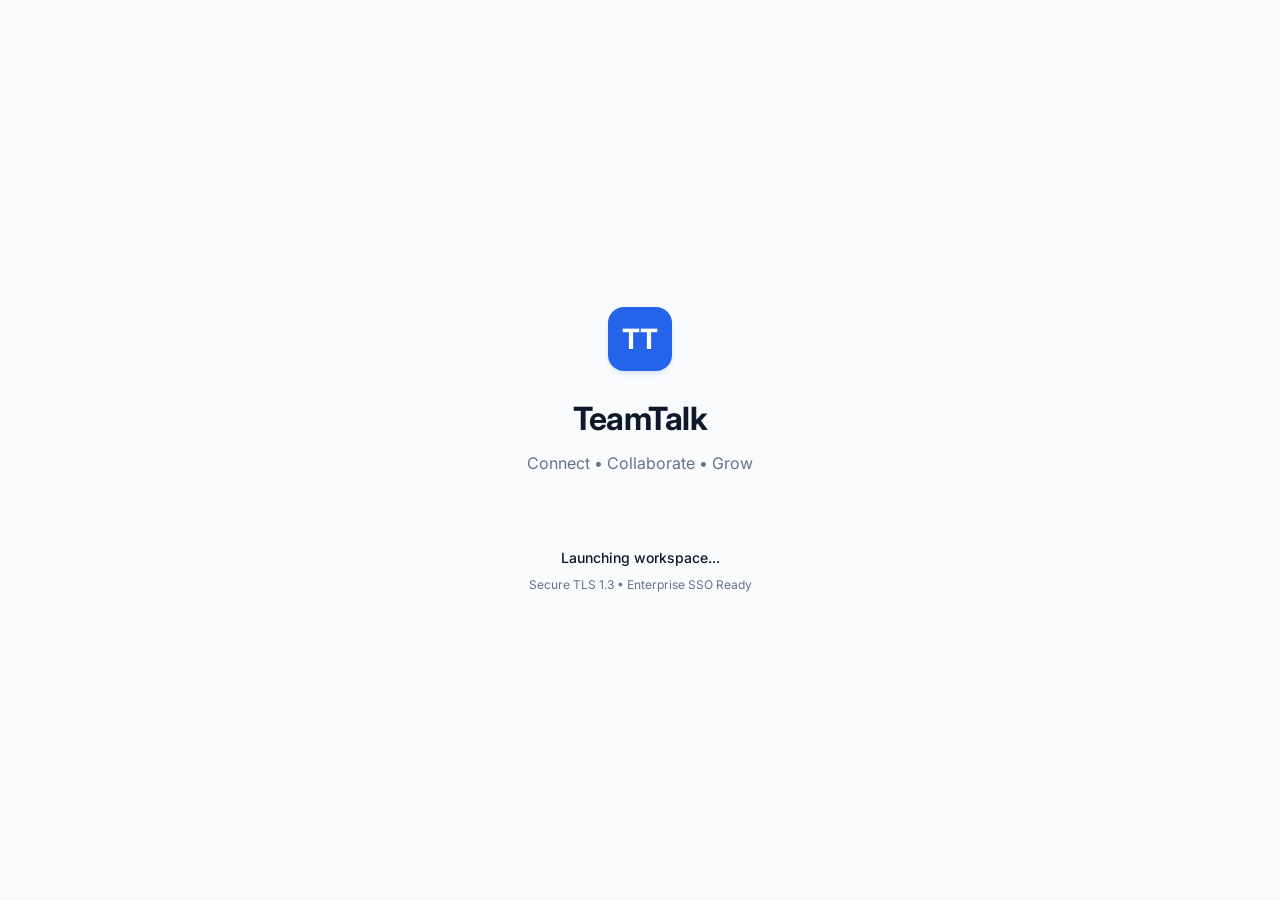
<file: UM.User/wwwroot/index.html>
<!DOCTYPE html>
<html lang="en">
<head>
    <meta charset="UTF-8">
    <meta name="viewport" content="width=device-width, initial-scale=1.0">
    <title>TeamTalk - Splash</title>
    <link href="https://fonts.googleapis.com/css2?family=Inter:wght@400;500;600;700&display=swap" rel="stylesheet">
    <link rel="stylesheet" href="css/reset.css">
    <link rel="stylesheet" href="css/splash.css">
</head>
<body>
    <div class="splash-container">
        <div class="logo-box">TT</div>
        <h1 class="logo-title">TeamTalk</h1>
        <p class="tagline">Connect &bull; Collaborate &bull; Grow</p>
        
        <div class="loading-dots">
            <div class="dot"></div>
            <div class="dot"></div>
            <div class="dot"></div>
        </div>
        
        <div class="status-text">Launching workspace...</div>
        <div class="security-text">Secure TLS 1.3 &bull; Enterprise SSO Ready</div>
    </div>
    
    <script src="js/splash.js"></script>
</body>
</html>
</file>
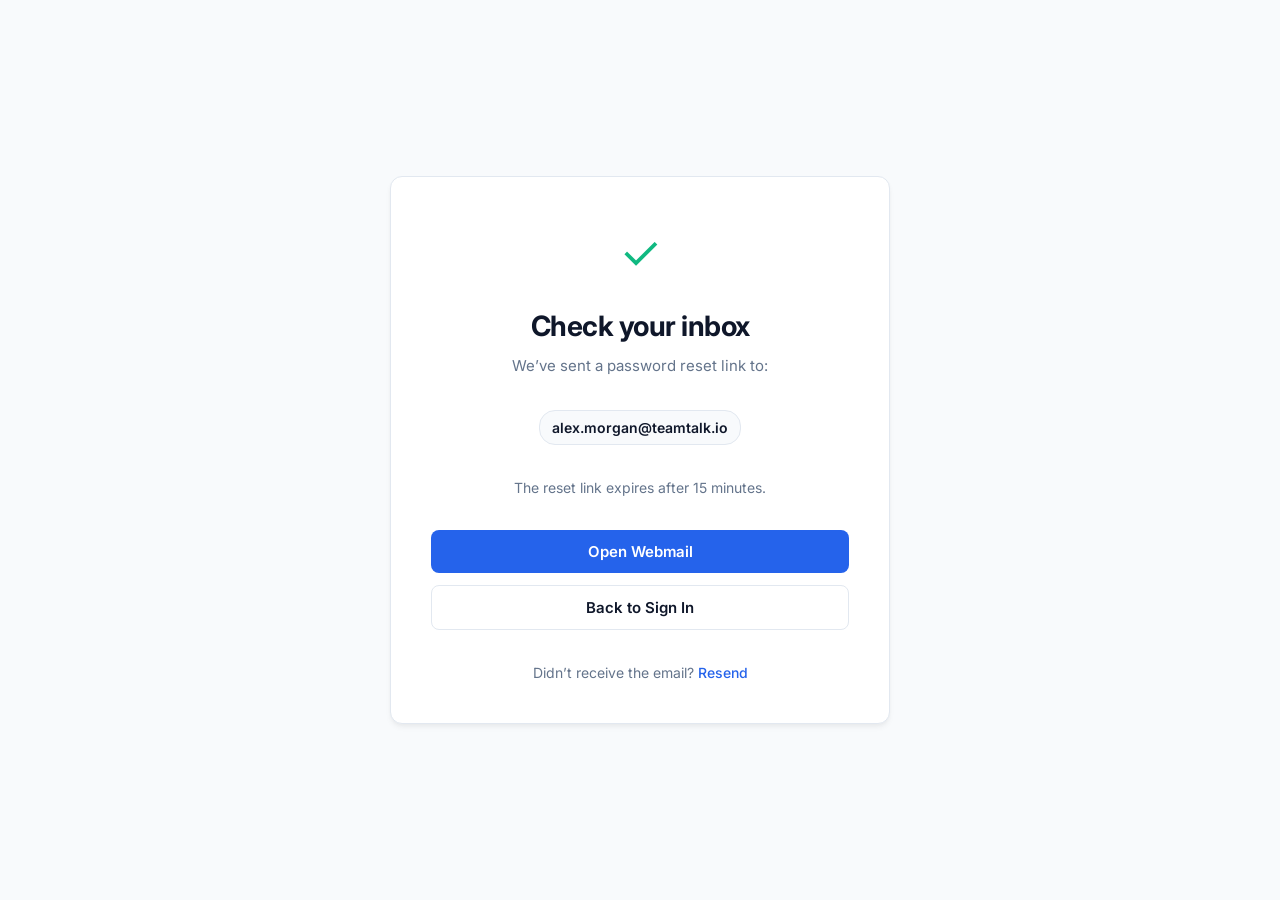
<file: UM.User/wwwroot/email-sent.html>
<!DOCTYPE html>
<html lang="en">
<head>
    <meta charset="UTF-8">
    <meta name="viewport" content="width=device-width, initial-scale=1.0">
    <title>TeamTalk - Check your inbox</title>
    <link href="https://fonts.googleapis.com/css2?family=Inter:wght@400;500;600;700&display=swap" rel="stylesheet">
    <link rel="stylesheet" href="css/reset.css">
    <link rel="stylesheet" href="css/auth.css">
</head>
<body>
    <div class="auth-layout centered">
        
        <div class="auth-card" style="text-align: center;">
            <div class="auth-header" style="margin-bottom:16px;">
                <div class="large-icon" style="color:var(--success);">✓</div>
                <h2>Check your inbox</h2>
                <p>We’ve sent a password reset link to:</p>
            </div>
            
            <div class="email-chip" id="displayEmail">alex.morgan@teamtalk.io</div>
            
            <p style="font-size:14px; color:var(--muted); margin:16px 0 32px 0;">
                The reset link expires after 15 minutes.
            </p>
            
            <div style="display:flex; flex-direction:column; gap:12px;">
                <button type="button" class="btn btn-primary" onclick="window.location.href='https://mail.google.com'">Open Webmail</button>
                <button type="button" class="btn btn-outline" onclick="window.location.href='login.html'">Back to Sign In</button>
            </div>
            
            <div class="auth-footer">
                Didn’t receive the email? <a href="#" onclick="alert('Resend link triggered.')">Resend</a>
            </div>
        </div>
        
    </div>

    <script src="js/api.js"></script>
    <script src="js/auth.js"></script>
</body>
</html>
</file>
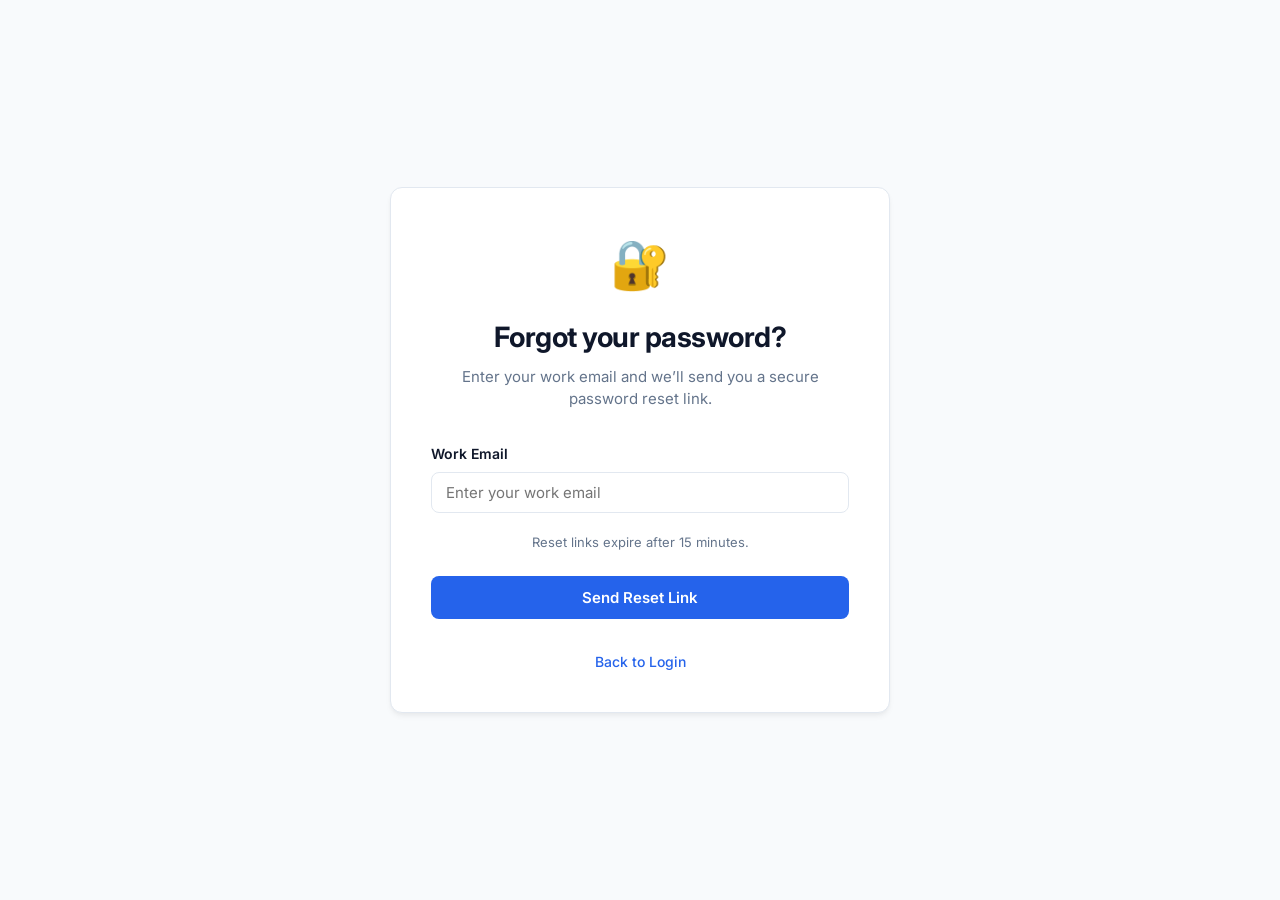
<file: UM.User/wwwroot/forgot-password.html>
<!DOCTYPE html>
<html lang="en">
<head>
    <meta charset="UTF-8">
    <meta name="viewport" content="width=device-width, initial-scale=1.0">
    <title>TeamTalk - Forgot Password</title>
    <link href="https://fonts.googleapis.com/css2?family=Inter:wght@400;500;600;700&display=swap" rel="stylesheet">
    <link rel="stylesheet" href="css/reset.css">
    <link rel="stylesheet" href="css/auth.css">
</head>
<body>
    <div class="auth-layout centered">
        
        <div class="auth-card">
            <div class="auth-header">
                <div class="large-icon">🔐</div>
                <h2>Forgot your password?</h2>
                <p>Enter your work email and we’ll send you a secure password reset link.</p>
            </div>
            
            <form id="forgotForm">
                <div class="form-group">
                    <label for="email" class="form-label">Work Email</label>
                    <input type="email" id="email" class="form-control" placeholder="Enter your work email">
                </div>
                
                <p style="font-size:13px; color:var(--muted); text-align:center; margin-bottom:24px;">
                    Reset links expire after 15 minutes.
                </p>
                
                <button type="submit" class="btn btn-primary">Send Reset Link</button>
            </form>
            
            <div class="auth-footer">
                <a href="login.html">Back to Login</a>
            </div>
        </div>
        
    </div>

    <script src="js/api.js"></script>
    <script src="js/auth.js"></script>
</body>
</html>
</file>
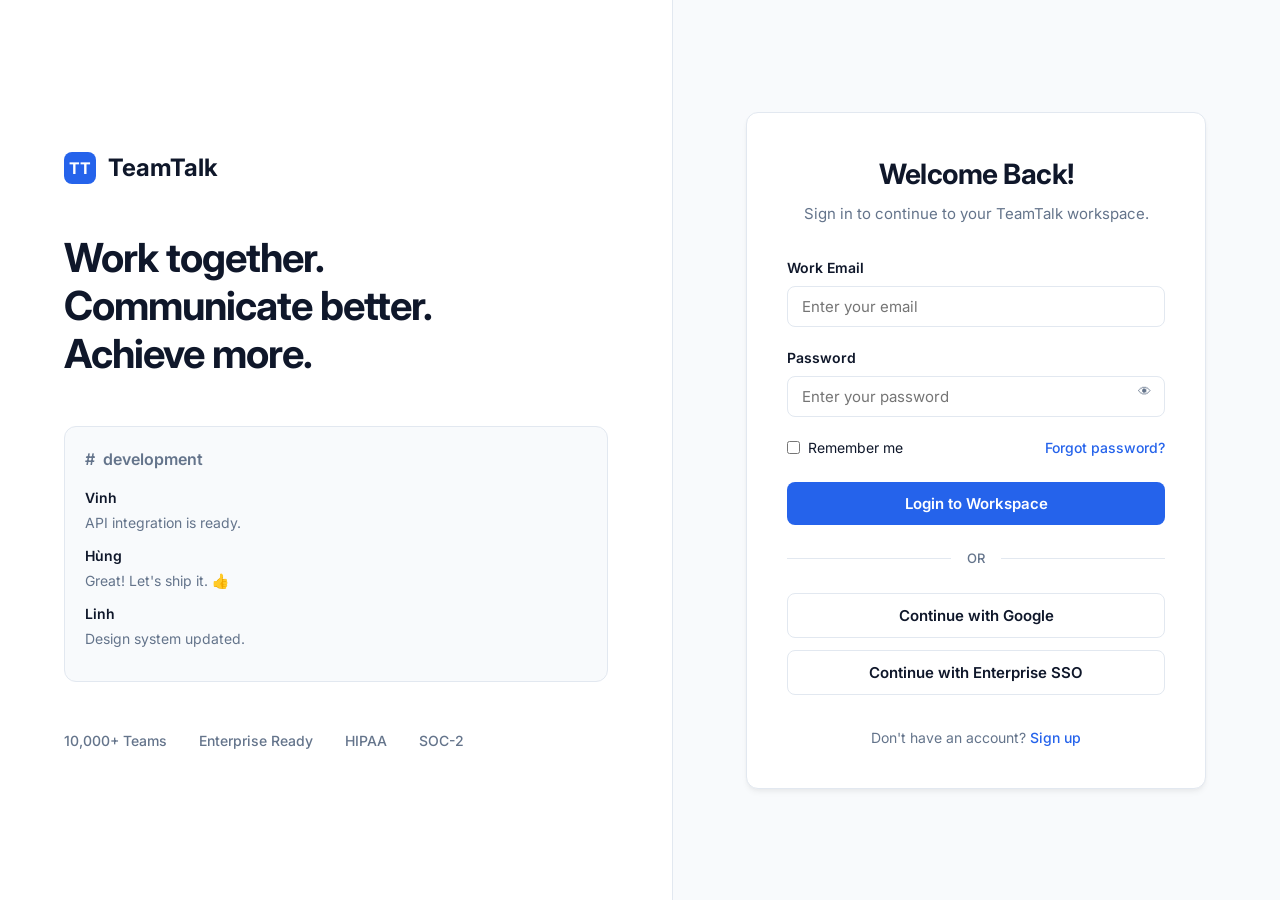
<file: UM.User/wwwroot/login.html>
<!DOCTYPE html>
<html lang="en">
<head>
    <meta charset="UTF-8">
    <meta name="viewport" content="width=device-width, initial-scale=1.0">
    <title>TeamTalk - Login</title>
    <link href="https://fonts.googleapis.com/css2?family=Inter:wght@400;500;600;700&display=swap" rel="stylesheet">
    <link rel="stylesheet" href="css/reset.css">
    <link rel="stylesheet" href="css/auth.css">
</head>
<body>
    <div class="auth-layout">
        
        <!-- Left Showcase -->
        <div class="auth-showcase">
            <div class="showcase-logo">
                <div class="showcase-logo-icon">TT</div>
                TeamTalk
            </div>
            
            <h1 class="showcase-headline">
                Work together.<br>
                Communicate better.<br>
                Achieve more.
            </h1>
            
            <div class="mock-channel">
                <div class="mock-channel-header">
                    <span>#</span> development
                </div>
                <div class="mock-msg">
                    <div class="mock-msg-author">Vinh</div>
                    <div class="mock-msg-text">API integration is ready.</div>
                </div>
                <div class="mock-msg">
                    <div class="mock-msg-author">Hùng</div>
                    <div class="mock-msg-text">Great! Let's ship it. 👍</div>
                </div>
                <div class="mock-msg">
                    <div class="mock-msg-author">Linh</div>
                    <div class="mock-msg-text">Design system updated.</div>
                </div>
            </div>
            
            <div class="trust-metrics">
                <div class="trust-item">
                    <span>10,000+ Teams</span>
                </div>
                <div class="trust-item">
                    <span>Enterprise Ready</span>
                </div>
                <div class="trust-item">
                    <span>HIPAA</span>
                </div>
                <div class="trust-item">
                    <span>SOC-2</span>
                </div>
            </div>
        </div>

        <!-- Right Form -->
        <div class="auth-form-container">
            <div class="auth-card">
                <div class="auth-header">
                    <h2>Welcome Back!</h2>
                    <p>Sign in to continue to your TeamTalk workspace.</p>
                </div>
                
                <form id="loginForm">
                    <div class="form-group">
                        <label for="email" class="form-label">Work Email</label>
                        <input type="email" id="email" class="form-control" placeholder="Enter your email">
                    </div>
                    
                    <div class="form-group">
                        <label for="password" class="form-label">Password</label>
                        <input type="password" id="password" class="form-control" placeholder="Enter your password">
                        <button type="button" class="password-toggle" tabindex="-1">👁</button>
                    </div>
                    
                    <div class="auth-options">
                        <label class="checkbox-label">
                            <input type="checkbox"> Remember me
                        </label>
                        <a href="forgot-password.html">Forgot password?</a>
                    </div>
                    
                    <button type="submit" class="btn btn-primary">Login to Workspace</button>
                </form>
                
                <div class="divider">OR</div>
                
                <div class="social-auth">
                    <button type="button" class="btn btn-outline">
                        Continue with Google
                    </button>
                    <button type="button" class="btn btn-outline">
                        Continue with Enterprise SSO
                    </button>
                </div>
                
                <div class="auth-footer">
                    Don't have an account? <a href="register.html">Sign up</a>
                </div>
            </div>
        </div>
        
    </div>

    <script src="js/api.js"></script>
    <script src="js/auth.js"></script>
</body>
</html>
</file>
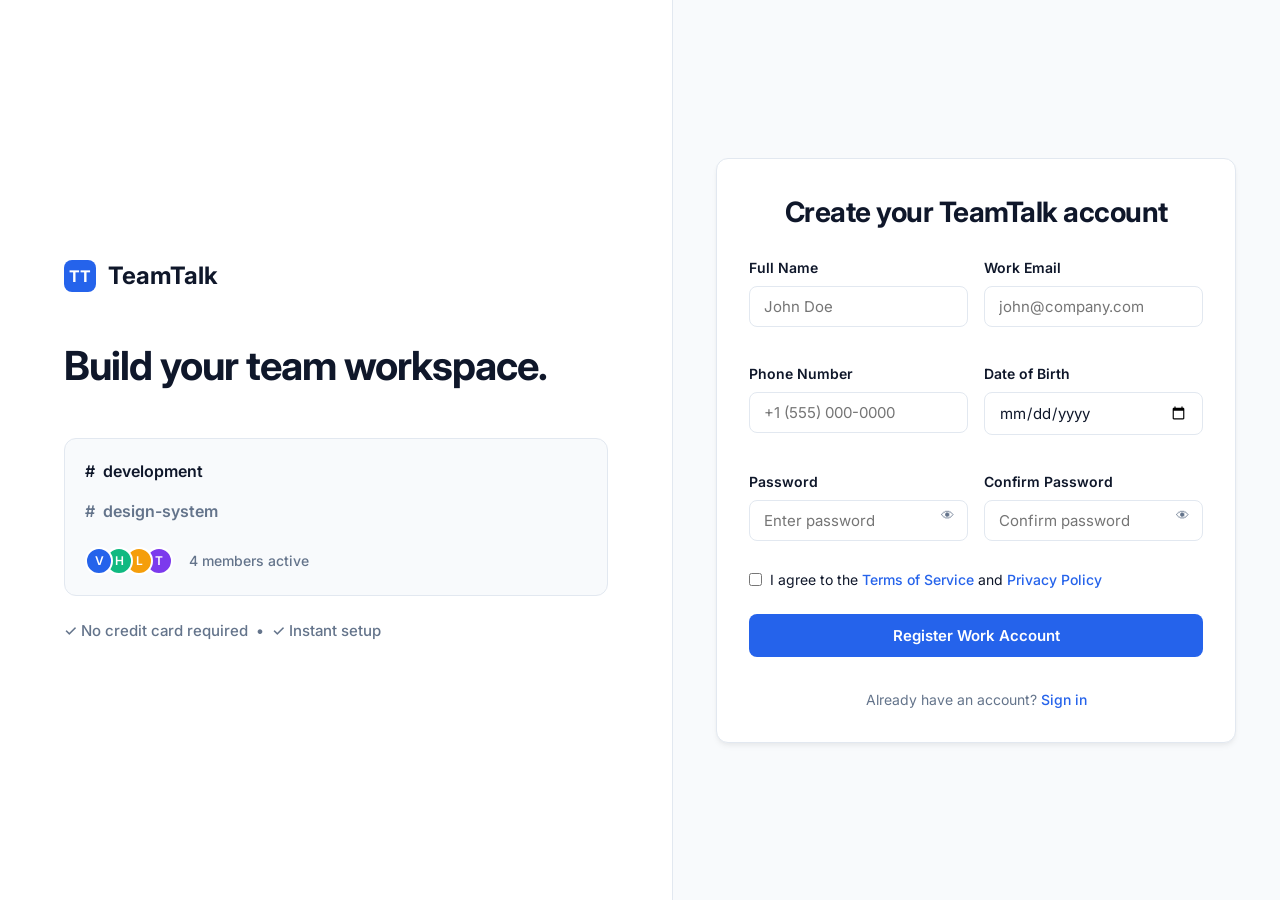
<file: UM.User/wwwroot/register.html>
<!DOCTYPE html>
<html lang="en">
<head>
    <meta charset="UTF-8">
    <meta name="viewport" content="width=device-width, initial-scale=1.0">
    <title>TeamTalk - Register</title>
    <link href="https://fonts.googleapis.com/css2?family=Inter:wght@400;500;600;700&display=swap" rel="stylesheet">
    <link rel="stylesheet" href="css/reset.css">
    <link rel="stylesheet" href="css/auth.css">
</head>
<body>
    <div class="auth-layout">
        
        <!-- Left Showcase -->
        <div class="auth-showcase">
            <div class="showcase-logo">
                <div class="showcase-logo-icon">TT</div>
                TeamTalk
            </div>
            
            <h1 class="showcase-headline">
                Build your team workspace.
            </h1>
            
            <div class="mock-channel" style="margin-bottom: 24px;">
                <div class="mock-channel-header" style="color:var(--text)">
                    <span>#</span> development
                </div>
                <div class="mock-channel-header">
                    <span>#</span> design-system
                </div>
                <div style="display:flex; gap:8px; margin-top:24px; align-items:center;">
                    <div style="display:flex; gap:-8px;">
                        <span style="display:inline-flex; align-items:center; justify-content:center; width:28px; height:28px; border-radius:50%; background:#2563EB; color:white; font-size:12px; font-weight:600; border:2px solid white; z-index:4;">V</span>
                        <span style="display:inline-flex; align-items:center; justify-content:center; width:28px; height:28px; border-radius:50%; background:#10B981; color:white; font-size:12px; font-weight:600; border:2px solid white; z-index:3; margin-left:-8px;">H</span>
                        <span style="display:inline-flex; align-items:center; justify-content:center; width:28px; height:28px; border-radius:50%; background:#F59E0B; color:white; font-size:12px; font-weight:600; border:2px solid white; z-index:2; margin-left:-8px;">L</span>
                        <span style="display:inline-flex; align-items:center; justify-content:center; width:28px; height:28px; border-radius:50%; background:#7C3AED; color:white; font-size:12px; font-weight:600; border:2px solid white; z-index:1; margin-left:-8px;">T</span>
                    </div>
                    <span style="color:var(--muted); font-size:14px; font-weight:500; margin-left:8px;">4 members active</span>
                </div>
            </div>
            
            <div style="font-size:15px; font-weight:500; color:var(--muted);">
                ✓ No credit card required &nbsp;&bull;&nbsp; ✓ Instant setup
            </div>
        </div>

        <!-- Right Form -->
        <div class="auth-form-container">
            <div class="auth-card" style="max-width:520px; padding:32px;">
                <div class="auth-header" style="margin-bottom:24px;">
                    <h2>Create your TeamTalk account</h2>
                </div>
                
                <form id="registerForm">
                    <div style="display:grid; grid-template-columns:1fr 1fr; gap:16px;">
                        <div class="form-group">
                            <label for="name" class="form-label">Full Name</label>
                            <input type="text" id="name" class="form-control" placeholder="John Doe">
                        </div>
                        
                        <div class="form-group">
                            <label for="email" class="form-label">Work Email</label>
                            <input type="email" id="email" class="form-control" placeholder="john@company.com">
                        </div>
                        
                        <div class="form-group">
                            <label for="phone" class="form-label">Phone Number</label>
                            <input type="tel" id="phone" class="form-control" placeholder="+1 (555) 000-0000">
                        </div>
                        
                        <div class="form-group">
                            <label for="dob" class="form-label">Date of Birth</label>
                            <input type="date" id="dob" class="form-control">
                        </div>
                        
                        <div class="form-group">
                            <label for="password" class="form-label">Password</label>
                            <input type="password" id="password" class="form-control" placeholder="Enter password">
                            <button type="button" class="password-toggle" tabindex="-1">👁</button>
                            <div class="password-strength">
                                <div class="strength-meter"></div>
                                <div class="strength-meter"></div>
                                <div class="strength-meter"></div>
                                <div class="strength-meter"></div>
                            </div>
                            <div class="strength-text"></div>
                        </div>
                        
                        <div class="form-group">
                            <label for="confirmPassword" class="form-label">Confirm Password</label>
                            <input type="password" id="confirmPassword" class="form-control" placeholder="Confirm password">
                            <button type="button" class="password-toggle" tabindex="-1">👁</button>
                        </div>
                    </div>
                    
                    <div class="form-group" style="margin-top:8px;">
                        <label class="checkbox-label">
                            <input type="checkbox" id="terms"> 
                            <span>I agree to the <a href="#">Terms of Service</a> and <a href="#">Privacy Policy</a></span>
                        </label>
                    </div>
                    
                    <button type="submit" class="btn btn-primary" style="margin-top:24px;">Register Work Account</button>
                </form>
                
                <div class="auth-footer">
                    Already have an account? <a href="login.html">Sign in</a>
                </div>
            </div>
        </div>
        
    </div>

    <script src="js/api.js"></script>
    <script src="js/auth.js"></script>
</body>
</html>
</file>
<file: UM.User/wwwroot/css/splash.css>
:root {
    --primary: #2563EB;
    --background: #F8FAFC;
    --text: #0F172A;
    --muted: #64748B;
    --font-family: 'Inter', -apple-system, BlinkMacSystemFont, "Segoe UI", Roboto, sans-serif;
}

body, html {
    margin: 0;
    padding: 0;
    width: 100vw;
    height: 100vh;
    font-family: var(--font-family);
    background-color: var(--background);
    display: flex;
    justify-content: center;
    align-items: center;
    overflow: hidden;
}

.splash-container {
    text-align: center;
    display: flex;
    flex-direction: column;
    align-items: center;
    animation: fadeIn 0.5s ease-out;
}

.logo-box {
    width: 64px;
    height: 64px;
    background-color: var(--primary);
    color: white;
    border-radius: 16px;
    display: flex;
    align-items: center;
    justify-content: center;
    font-size: 28px;
    font-weight: 700;
    margin-bottom: 24px;
    box-shadow: 0 4px 6px -1px rgba(37, 99, 235, 0.1), 0 2px 4px -1px rgba(37, 99, 235, 0.06);
}

.logo-title {
    font-size: 32px;
    font-weight: 700;
    color: var(--text);
    margin: 0 0 8px 0;
    letter-spacing: -0.5px;
}

.tagline {
    font-size: 16px;
    color: var(--muted);
    margin: 0 0 32px 0;
    font-weight: 400;
}

.loading-dots {
    display: flex;
    gap: 8px;
    margin-bottom: 32px;
}

.dot {
    width: 8px;
    height: 8px;
    background-color: var(--primary);
    border-radius: 50%;
    animation: bounce 1.4s infinite ease-in-out both;
}

.dot:nth-child(1) { animation-delay: -0.32s; }
.dot:nth-child(2) { animation-delay: -0.16s; }

.status-text {
    font-size: 14px;
    font-weight: 500;
    color: var(--text);
    margin-bottom: 8px;
}

.security-text {
    font-size: 12px;
    color: var(--muted);
}

@keyframes fadeIn {
    from { opacity: 0; transform: translateY(10px); }
    to { opacity: 1; transform: translateY(0); }
}

@keyframes bounce {
    0%, 80%, 100% { transform: scale(0); }
    40% { transform: scale(1); }
}
</file>
<file: UM.User/wwwroot/css/auth.css>
:root {
    --primary: #2563EB;
    --indigo: #6366F1;
    --purple: #7C3AED;
    --background: #F8FAFC;
    --surface: #FFFFFF;
    --border: #E2E8F0;
    --text: #0F172A;
    --muted: #64748B;
    --danger: #EF4444;
    --success: #10B981;
    --warning: #F59E0B;
    --font-family: 'Inter', -apple-system, BlinkMacSystemFont, "Segoe UI", Roboto, sans-serif;
}

body, html {
    margin: 0;
    padding: 0;
    min-height: 100vh;
    font-family: var(--font-family);
    background-color: var(--background);
    color: var(--text);
}

a {
    color: var(--primary);
    text-decoration: none;
    font-weight: 500;
}
a:hover {
    text-decoration: underline;
}

/* Layout for Login/Register (2 columns) */
.auth-layout {
    display: flex;
    min-height: 100vh;
}

.auth-showcase {
    flex: 1;
    background-color: var(--surface);
    border-right: 1px solid var(--border);
    padding: 64px;
    display: flex;
    flex-direction: column;
    justify-content: center;
}

.auth-form-container {
    flex: 1;
    display: flex;
    align-items: center;
    justify-content: center;
    padding: 32px;
}

.auth-card {
    width: 100%;
    max-width: 460px;
    background-color: var(--surface);
    border: 1px solid var(--border);
    border-radius: 12px;
    padding: 40px;
    box-shadow: 0 4px 6px -1px rgba(0, 0, 0, 0.05), 0 2px 4px -1px rgba(0, 0, 0, 0.03);
}

/* Single column for Forgot Password / Reset Success */
.auth-layout.centered {
    justify-content: center;
    align-items: center;
    padding: 24px;
}
.auth-layout.centered .auth-card {
    max-width: 500px;
}

/* Showcase Styles */
.showcase-logo {
    display: flex;
    align-items: center;
    gap: 12px;
    margin-bottom: 48px;
    font-size: 24px;
    font-weight: 700;
}
.showcase-logo-icon {
    width: 32px;
    height: 32px;
    background-color: var(--primary);
    color: white;
    border-radius: 8px;
    display: flex;
    align-items: center;
    justify-content: center;
    font-size: 16px;
}

.showcase-headline {
    font-size: 40px;
    font-weight: 700;
    line-height: 1.2;
    margin-bottom: 48px;
    color: var(--text);
    letter-spacing: -1px;
}

.mock-channel {
    background-color: var(--background);
    border: 1px solid var(--border);
    border-radius: 12px;
    padding: 20px;
    margin-bottom: 48px;
}
.mock-channel-header {
    font-weight: 600;
    color: var(--muted);
    margin-bottom: 16px;
    display: flex;
    align-items: center;
    gap: 8px;
}
.mock-msg {
    margin-bottom: 12px;
}
.mock-msg-author {
    font-weight: 600;
    font-size: 14px;
}
.mock-msg-text {
    color: var(--muted);
    font-size: 14px;
    margin-top: 4px;
}

.trust-metrics {
    display: flex;
    gap: 32px;
    color: var(--muted);
    font-size: 14px;
    font-weight: 500;
}
.trust-item {
    display: flex;
    align-items: center;
    gap: 8px;
}

/* Form Styles */
.auth-header {
    margin-bottom: 32px;
    text-align: center;
}

.auth-header h2 {
    font-size: 28px;
    font-weight: 700;
    margin: 0 0 8px 0;
    color: var(--text);
    letter-spacing: -0.5px;
}

.auth-header p {
    color: var(--muted);
    margin: 0;
    font-size: 15px;
}

.form-group {
    margin-bottom: 20px;
    position: relative;
}

.form-label {
    display: block;
    font-size: 14px;
    font-weight: 600;
    margin-bottom: 8px;
    color: var(--text);
}

.form-control {
    width: 100%;
    padding: 10px 14px;
    border: 1px solid var(--border);
    border-radius: 8px;
    font-size: 15px;
    color: var(--text);
    background-color: var(--surface);
    transition: all 0.2s;
    box-sizing: border-box;
}

.form-control:focus {
    outline: none;
    border-color: var(--primary);
    box-shadow: 0 0 0 3px rgba(37, 99, 235, 0.1);
}

.form-group.has-error .form-control {
    border-color: var(--danger);
}

.error-text {
    color: var(--danger);
    font-size: 13px;
    margin-top: 6px;
    display: none;
}
.form-group.has-error .error-text {
    display: block;
}
.success-text {
    color: var(--success);
    font-size: 13px;
    margin-top: 6px;
    display: none;
}

.password-toggle {
    position: absolute;
    right: 14px;
    top: 36px;
    background: none;
    border: none;
    cursor: pointer;
    color: var(--muted);
    padding: 0;
}
.password-toggle:hover {
    color: var(--text);
}

/* Password Strength */
.password-strength {
    display: flex;
    gap: 4px;
    margin-top: 8px;
    display: none;
}
.strength-meter {
    flex: 1;
    height: 4px;
    background-color: var(--border);
    border-radius: 2px;
    transition: background-color 0.3s;
}
.strength-text {
    font-size: 12px;
    color: var(--muted);
    margin-top: 4px;
    text-align: right;
    display: none;
}

.auth-options {
    display: flex;
    justify-content: space-between;
    align-items: center;
    margin-bottom: 24px;
    font-size: 14px;
}

.checkbox-label {
    display: flex;
    align-items: center;
    gap: 8px;
    cursor: pointer;
    font-size: 14px;
    color: var(--text);
}

.btn {
    width: 100%;
    padding: 12px;
    border-radius: 8px;
    font-size: 15px;
    font-weight: 600;
    cursor: pointer;
    display: flex;
    align-items: center;
    justify-content: center;
    gap: 8px;
    transition: all 0.2s;
    border: none;
}

.btn-primary {
    background-color: var(--primary);
    color: white;
}
.btn-primary:hover:not(:disabled) {
    background-color: #1D4ED8;
}
.btn-primary:disabled {
    opacity: 0.7;
    cursor: not-allowed;
}

.btn-outline {
    background-color: var(--surface);
    border: 1px solid var(--border);
    color: var(--text);
}
.btn-outline:hover {
    background-color: var(--background);
}

.divider {
    display: flex;
    align-items: center;
    text-align: center;
    margin: 24px 0;
    color: var(--muted);
    font-size: 13px;
    font-weight: 500;
}
.divider::before, .divider::after {
    content: "";
    flex: 1;
    border-bottom: 1px solid var(--border);
}
.divider:not(:empty)::before { margin-right: 16px; }
.divider:not(:empty)::after { margin-left: 16px; }

.social-auth {
    display: flex;
    flex-direction: column;
    gap: 12px;
}

.auth-footer {
    margin-top: 32px;
    text-align: center;
    font-size: 14px;
    color: var(--muted);
}

/* Icons */
.large-icon {
    font-size: 48px;
    margin-bottom: 16px;
}

.email-chip {
    display: inline-block;
    background-color: var(--background);
    border: 1px solid var(--border);
    padding: 6px 12px;
    border-radius: 16px;
    font-weight: 600;
    font-size: 14px;
    margin: 16px 0;
}

@media (max-width: 1024px) {
    .auth-layout {
        flex-direction: column;
    }
    .auth-showcase {
        padding: 40px 24px;
        border-right: none;
        border-bottom: 1px solid var(--border);
    }
    .showcase-headline {
        font-size: 32px;
        margin-bottom: 32px;
    }
    .trust-metrics {
        flex-wrap: wrap;
        gap: 16px;
    }
}
</file>
